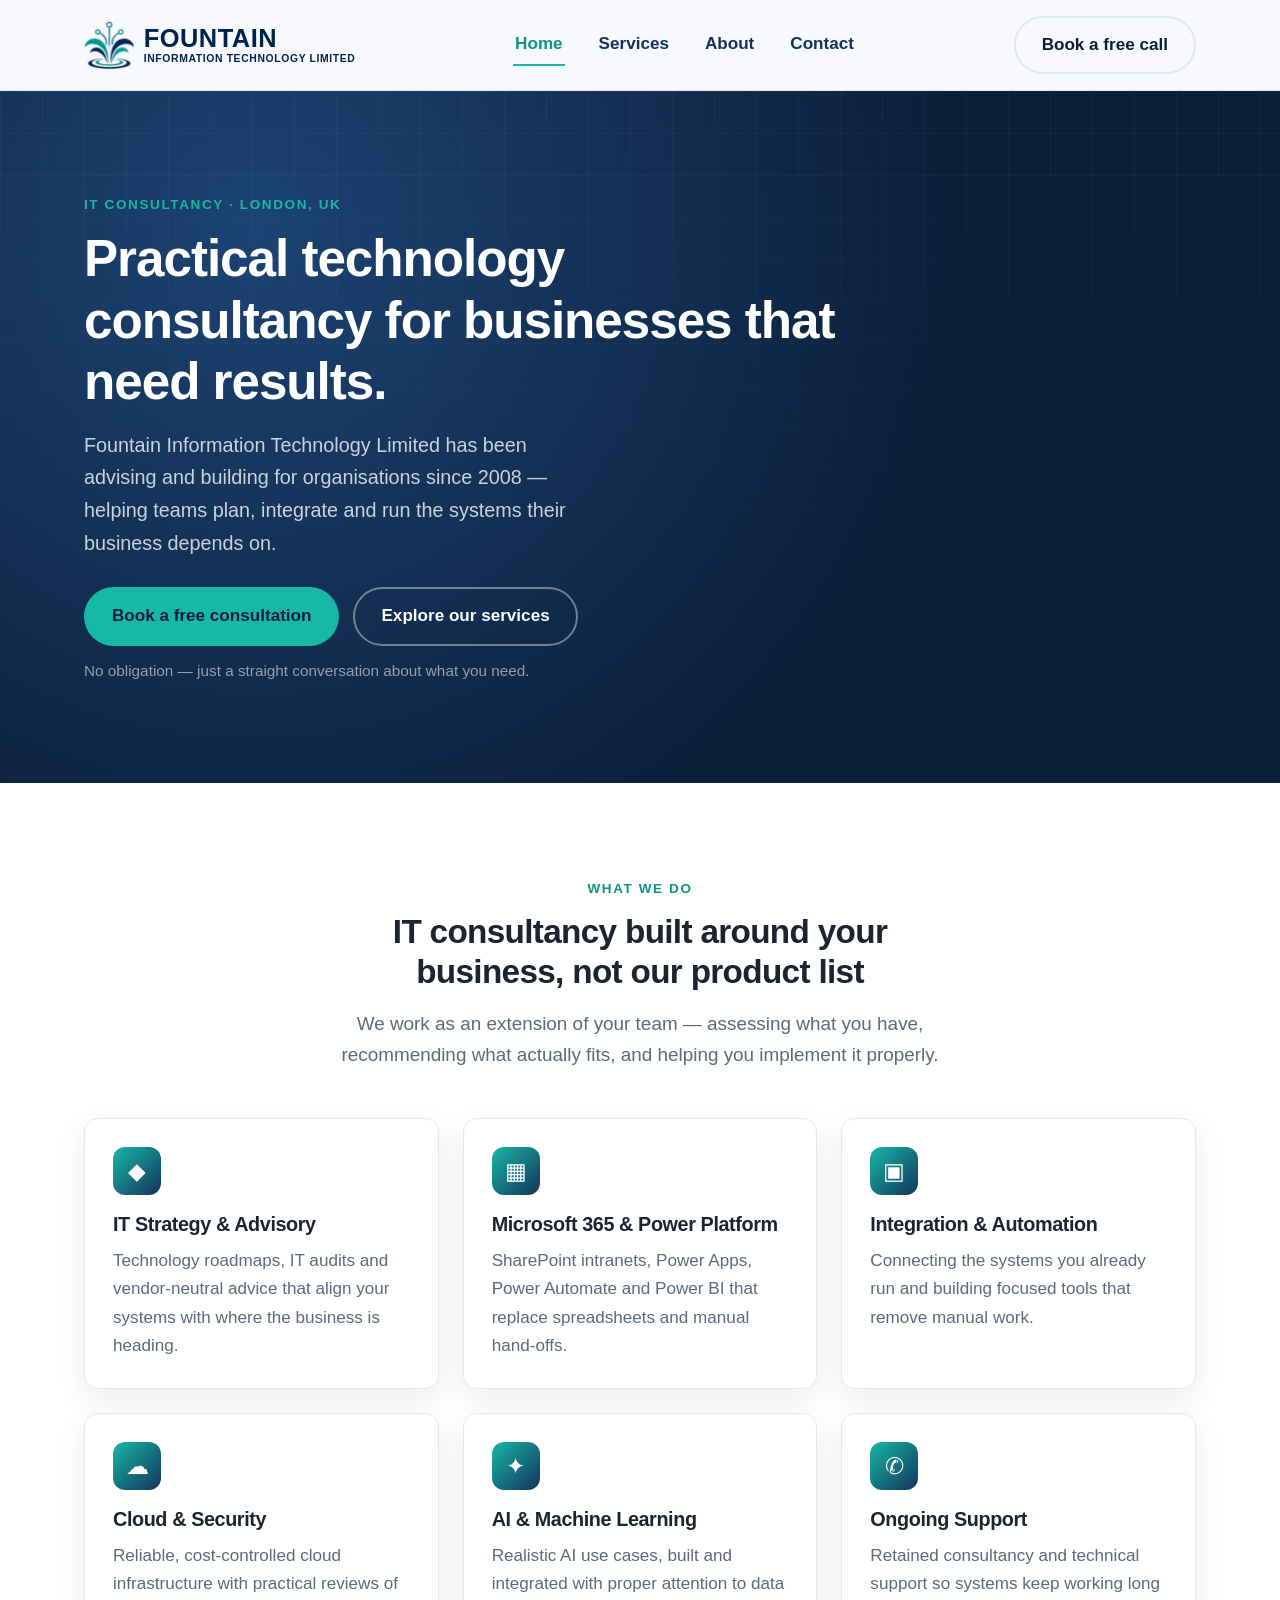
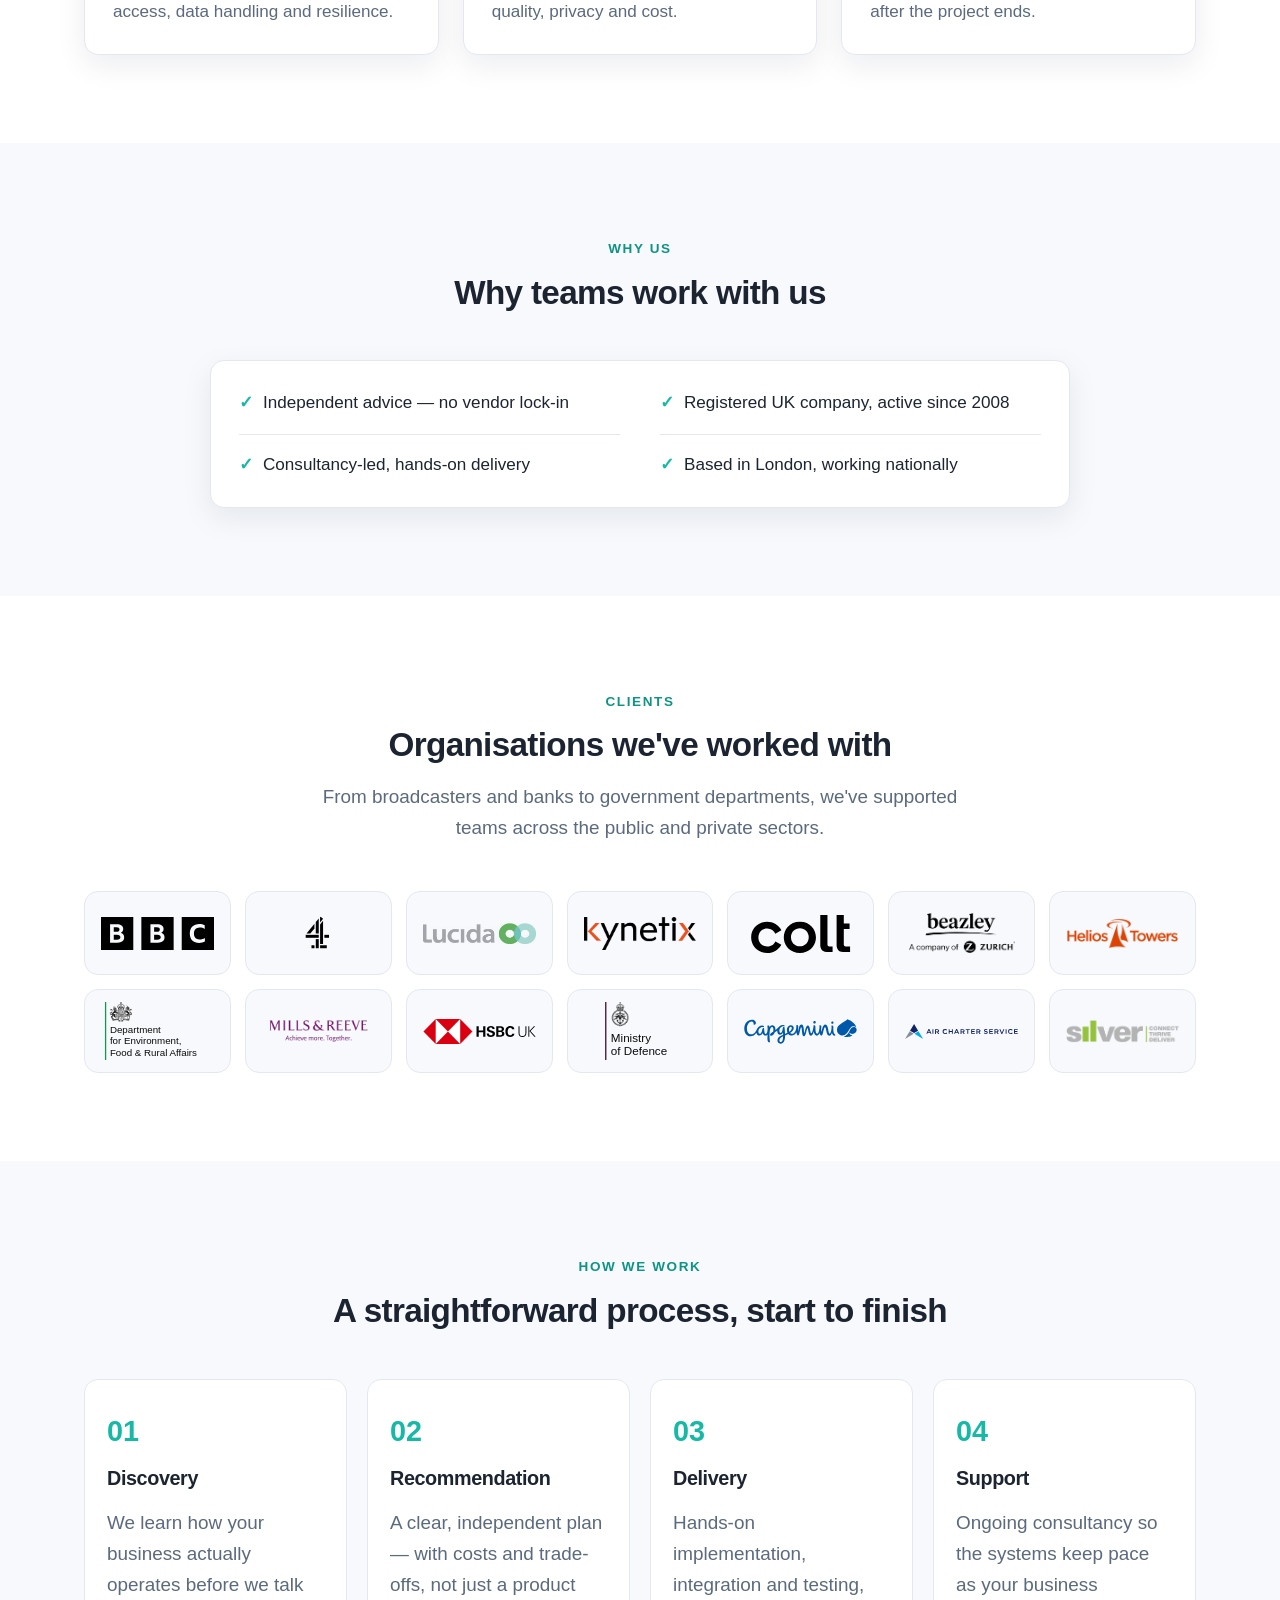
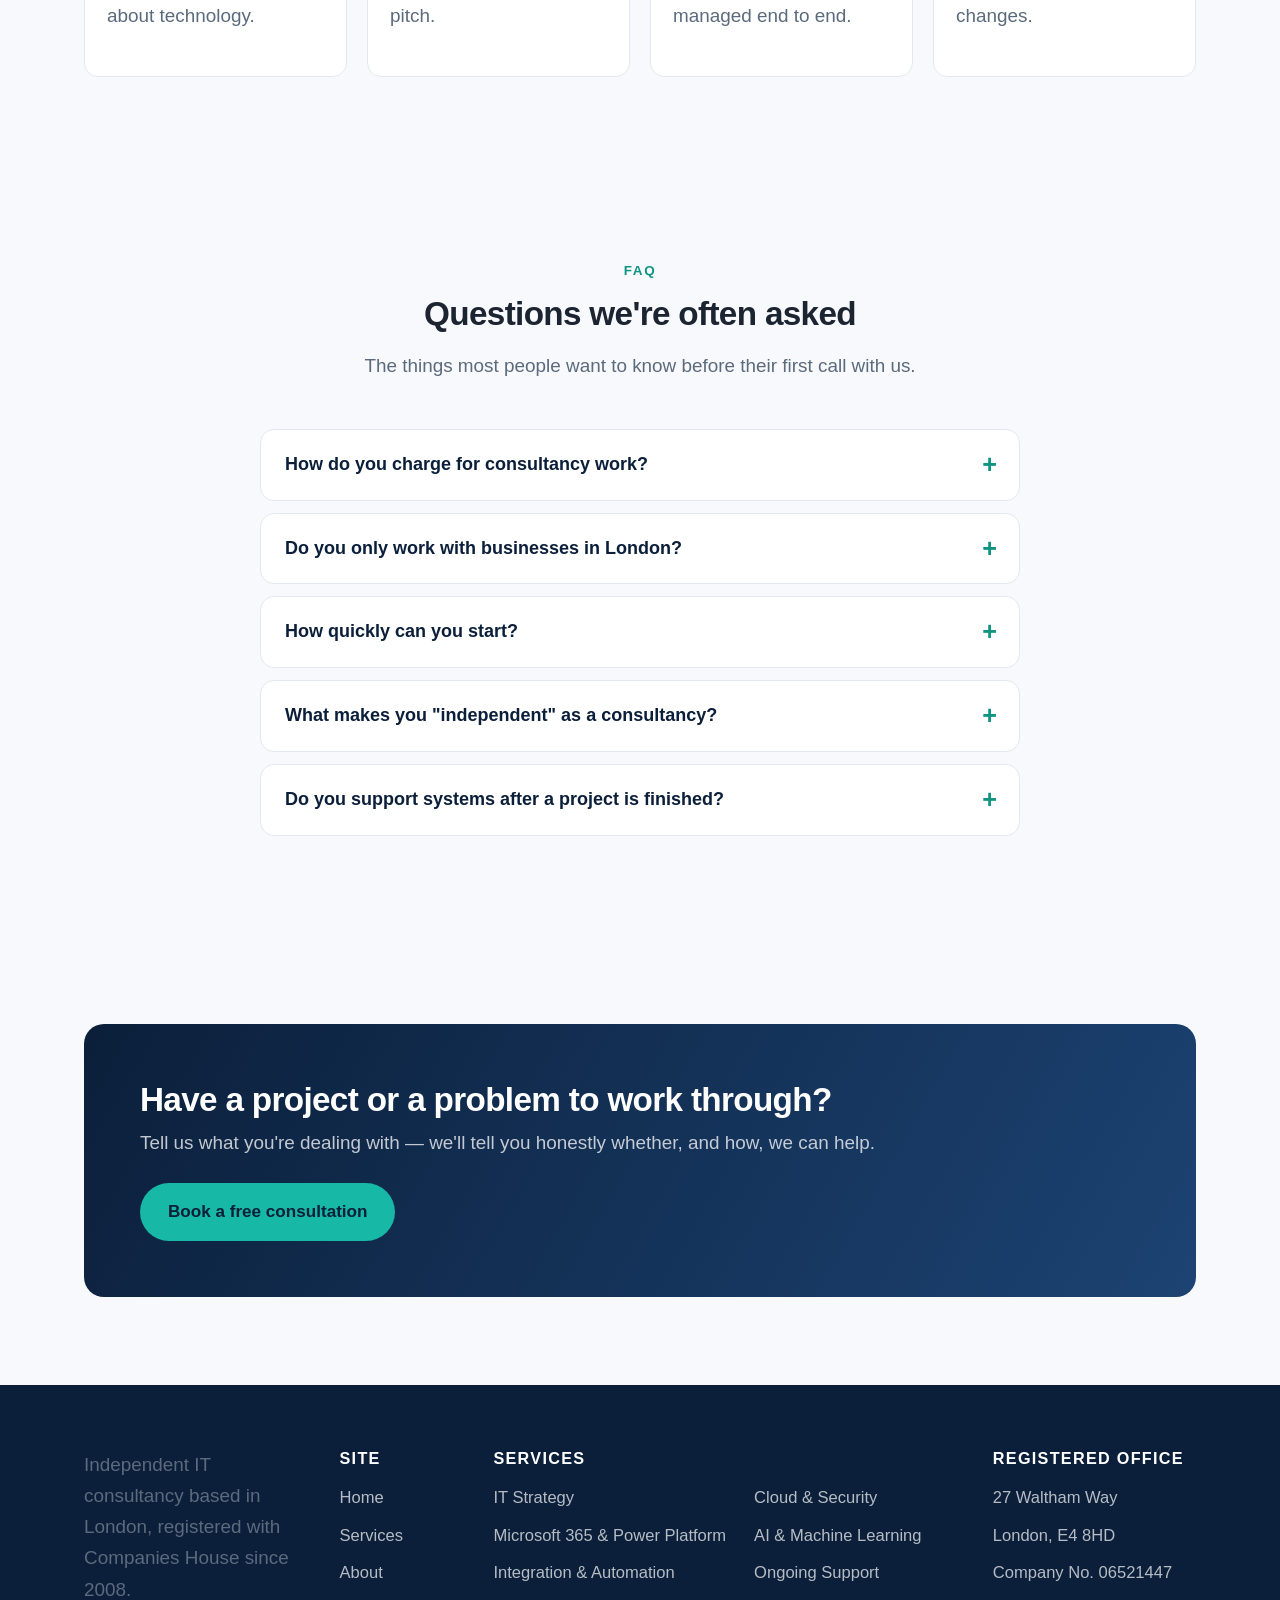
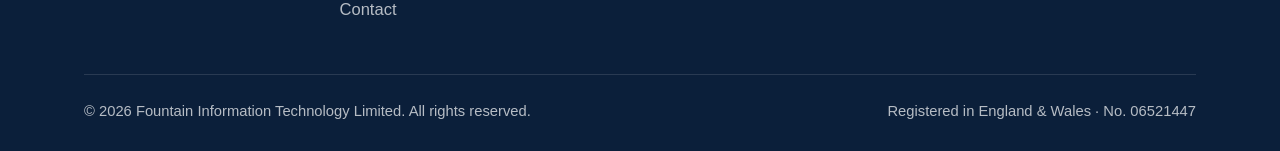
<file: website/index.html>
<!DOCTYPE html>
<html lang="en">
<head>
  <meta charset="UTF-8" />
  <meta name="viewport" content="width=device-width, initial-scale=1.0" />
  <title>Fountain Information Technology Limited | IT Consultancy, London</title>
  <meta name="description" content="Fountain Information Technology Limited — independent IT consultancy based in London, trading since 2008. Strategy, Microsoft 365 and Power Platform, integration, cloud and security, AI and support services." />
  <link rel="canonical" href="https://fountainltd.com/" />
  <meta name="theme-color" content="#0b1f3a" />
  <link rel="icon" type="image/svg+xml" href="assets/favicon.svg" />

  <meta property="og:type" content="website" />
  <meta property="og:site_name" content="Fountain Information Technology Limited" />
  <meta property="og:title" content="Fountain Information Technology Limited | IT Consultancy, London" />
  <meta property="og:description" content="Independent IT consultancy based in London, trading since 2008. Strategy, Microsoft 365 and Power Platform, integration, cloud and security, AI and support services." />
  <meta property="og:url" content="https://fountainltd.com/" />
  <meta name="twitter:card" content="summary" />
  <meta name="twitter:title" content="Fountain Information Technology Limited | IT Consultancy, London" />
  <meta name="twitter:description" content="Independent IT consultancy based in London, trading since 2008. Strategy, Microsoft 365 and Power Platform, integration, cloud and security, AI and support services." />

  <link rel="stylesheet" href="css/styles.css?v=20261117a" />

  <script type="application/ld+json">
  {
    "@context": "https://schema.org",
    "@type": "ProfessionalService",
    "name": "Fountain Information Technology Limited",
    "alternateName": "Fountain IT",
    "url": "https://fountainltd.com/",
    "logo": "https://fountainltd.com/assets/favicon.svg",
    "description": "Independent IT consultancy based in London, trading since 2008. Strategy, Microsoft 365 and Power Platform, integration, cloud and security, AI and support services.",
    "address": {
      "@type": "PostalAddress",
      "streetAddress": "27 Waltham Way",
      "addressLocality": "London",
      "postalCode": "E4 8HD",
      "addressCountry": "GB"
    },
    "areaServed": "GB",
    "email": "info@fountainltd.com"
  }
  </script>
</head>
<body>

  <header class="site-header">
    <nav class="nav container">
      <a href="index.html" class="brand" aria-label="Fountain Information Technology Limited, home"><img src="assets/logo-icon.png" alt="" class="brand-icon" width="101" height="102" /><span class="brand-text"><span class="brand-name">FOUNTAIN</span><span class="brand-sub">Information Technology Limited</span></span></a>
      <div class="nav-links">
        <a href="index.html" class="active">Home</a>
        <a href="services.html">Services</a>
        <a href="about.html">About</a>
        <a href="contact.html">Contact</a>
      </div>
      <div class="nav-cta">
        <a href="contact.html" class="btn btn-outline">Book a free call</a>
        <button class="nav-toggle" aria-label="Toggle menu">
          <span></span><span></span><span></span>
        </button>
      </div>
    </nav>
  </header>

  <section class="hero">
    <div class="container">
      <div class="hero-content">
        <span class="eyebrow">IT Consultancy · London, UK</span>
        <h1>Practical technology consultancy for businesses that need results.</h1>
        <p class="lead">Fountain Information Technology Limited has been advising and building for organisations since 2008 — helping teams plan, integrate and run the systems their business depends on.</p>
        <div class="hero-actions">
          <a href="contact.html" class="btn btn-primary">Book a free consultation</a>
          <a href="services.html" class="btn btn-ghost">Explore our services</a>
        </div>
        <p class="hero-microcopy">No obligation — just a straight conversation about what you need.</p>
      </div>
    </div>
  </section>

  <section class="bg-surface">
    <div class="container">
      <div class="section-head">
        <span class="eyebrow">What we do</span>
        <h2>IT consultancy built around your business, not our product list</h2>
        <p>We work as an extension of your team — assessing what you have, recommending what actually fits, and helping you implement it properly.</p>
      </div>
      <div class="grid grid-3">
        <div class="card">
          <div class="icon">◆</div>
          <h3>IT Strategy &amp; Advisory</h3>
          <p>Technology roadmaps, IT audits and vendor-neutral advice that align your systems with where the business is heading.</p>
        </div>
        <div class="card">
          <div class="icon">▦</div>
          <h3>Microsoft 365 &amp; Power Platform</h3>
          <p>SharePoint intranets, Power Apps, Power Automate and Power BI that replace spreadsheets and manual hand-offs.</p>
        </div>
        <div class="card">
          <div class="icon">▣</div>
          <h3>Integration &amp; Automation</h3>
          <p>Connecting the systems you already run and building focused tools that remove manual work.</p>
        </div>
        <div class="card">
          <div class="icon">☁</div>
          <h3>Cloud &amp; Security</h3>
          <p>Reliable, cost-controlled cloud infrastructure with practical reviews of access, data handling and resilience.</p>
        </div>
        <div class="card">
          <div class="icon">✦</div>
          <h3>AI &amp; Machine Learning</h3>
          <p>Realistic AI use cases, built and integrated with proper attention to data quality, privacy and cost.</p>
        </div>
        <div class="card">
          <div class="icon">✆</div>
          <h3>Ongoing Support</h3>
          <p>Retained consultancy and technical support so systems keep working long after the project ends.</p>
        </div>
      </div>
    </div>
  </section>

  <section>
    <div class="container">
      <div class="section-head">
        <span class="eyebrow">Why us</span>
        <h2>Why teams work with us</h2>
      </div>
      <ul class="why-panel">
        <li><span class="check">✓</span> Independent advice — no vendor lock-in</li>
        <li><span class="check">✓</span> Registered UK company, active since 2008</li>
        <li><span class="check">✓</span> Consultancy-led, hands-on delivery</li>
        <li><span class="check">✓</span> Based in London, working nationally</li>
      </ul>
    </div>
  </section>

  <section class="bg-surface">
    <div class="container">
      <div class="section-head">
        <span class="eyebrow">Clients</span>
        <h2>Organisations we've worked with</h2>
        <p>From broadcasters and banks to government departments, we've supported teams across the public and private sectors.</p>
      </div>
      <ul class="client-list">
        <li data-name="BBC" tabindex="0"><img src="assets/clients/bbc.svg" alt="BBC" loading="lazy" /></li>
        <li data-name="Channel 4" tabindex="0"><img src="assets/clients/channel4.svg" alt="Channel 4" loading="lazy" /></li>
        <li data-name="Lucida PLC" tabindex="0"><img src="assets/clients/lucida.jpg" alt="Lucida PLC" loading="lazy" class="logo-blend" /></li>
        <li data-name="Kynetix" tabindex="0"><img src="assets/clients/kynetix.png" alt="Kynetix" loading="lazy" /></li>
        <li data-name="Colt Technology" tabindex="0"><img src="assets/clients/colt.svg" alt="Colt Technology" loading="lazy" /></li>
        <li data-name="Beazley" tabindex="0"><img src="assets/clients/beazley.png" alt="Beazley" loading="lazy" class="logo-invert" /></li>
        <li data-name="Helios Towers" tabindex="0"><img src="assets/clients/helios-towers.png" alt="Helios Towers" loading="lazy" /></li>
        <li data-name="DEFRA" tabindex="0"><img src="assets/clients/defra.svg" alt="DEFRA" loading="lazy" class="logo-tall" /></li>
        <li data-name="Mills &amp; Reeve" tabindex="0"><img src="assets/clients/mills-and-reeve.png" alt="Mills &amp; Reeve" loading="lazy" /></li>
        <li data-name="HSBC" tabindex="0"><img src="assets/clients/hsbc.svg" alt="HSBC" loading="lazy" /></li>
        <li data-name="MOD" tabindex="0"><img src="assets/clients/mod.svg" alt="MOD" loading="lazy" class="logo-tall" /></li>
        <li data-name="Capgemini" tabindex="0"><img src="assets/clients/capgemini.svg" alt="Capgemini" loading="lazy" /></li>
        <li data-name="Air Charter Service" tabindex="0"><img src="assets/clients/air-charter-service.svg" alt="Air Charter Service" loading="lazy" /></li>
        <li data-name="Silver DCC" tabindex="0"><img src="assets/clients/silver-dcc.png" alt="Silver DCC" loading="lazy" /></li>
      </ul>
    </div>
  </section>

  <section>
    <div class="container">
      <div class="section-head">
        <span class="eyebrow">How we work</span>
        <h2>A straightforward process, start to finish</h2>
      </div>
      <div class="steps">
        <div class="step">
          <h4>Discovery</h4>
          <p>We learn how your business actually operates before we talk about technology.</p>
        </div>
        <div class="step">
          <h4>Recommendation</h4>
          <p>A clear, independent plan — with costs and trade-offs, not just a product pitch.</p>
        </div>
        <div class="step">
          <h4>Delivery</h4>
          <p>Hands-on implementation, integration and testing, managed end to end.</p>
        </div>
        <div class="step">
          <h4>Support</h4>
          <p>Ongoing consultancy so the systems keep pace as your business changes.</p>
        </div>
      </div>
    </div>
  </section>

  <section>
    <div class="container">
      <div class="section-head">
        <span class="eyebrow">FAQ</span>
        <h2>Questions we're often asked</h2>
        <p>The things most people want to know before their first call with us.</p>
      </div>
      <div class="faq-list">
        <details class="faq-item">
          <summary>How do you charge for consultancy work?</summary>
          <p>It depends on the engagement. Defined pieces of work — a migration, an integration, a build — are scoped and quoted up front. Ongoing advisory work is billed as a retained monthly arrangement. Either way, you'll know the cost and the terms before anything starts.</p>
        </details>
        <details class="faq-item">
          <summary>Do you only work with businesses in London?</summary>
          <p>We're based in London and a lot of our work is with organisations here, but we work with clients across the UK. Most engagements involve a mix of remote and on-site time, agreed up front based on what the project needs.</p>
        </details>
        <details class="faq-item">
          <summary>How quickly can you start?</summary>
          <p>For a short review or health check, often within a couple of weeks. Larger projects usually start with a scoping conversation so we can plan the right time and the right people — get in touch and we'll give you a realistic timeline.</p>
        </details>
        <details class="faq-item">
          <summary>What makes you "independent" as a consultancy?</summary>
          <p>We don't resell hardware, software licences or cloud capacity, so we have no commission riding on which platform or vendor you choose. Our recommendations are based on what fits your business, not what pays us the most.</p>
        </details>
        <details class="faq-item">
          <summary>Do you support systems after a project is finished?</summary>
          <p>Yes — many clients move from a project engagement into retained advisory or ad-hoc support once the initial work is delivered, so there's continuity as the business and its systems change.</p>
        </details>
      </div>
    </div>
  </section>

  <section>
    <div class="container">
      <div class="cta-band">
        <div>
          <h2>Have a project or a problem to work through?</h2>
          <p>Tell us what you're dealing with — we'll tell you honestly whether, and how, we can help.</p>
        </div>
        <a href="contact.html" class="btn btn-primary">Book a free consultation</a>
      </div>
    </div>
  </section>

  <footer class="site-footer">
    <div class="container">
      <div class="footer-grid">
        <div class="footer-brand">
          <p>Independent IT consultancy based in London, registered with Companies House since 2008.</p>
        </div>
        <div>
          <h4>Site</h4>
          <ul>
            <li><a href="index.html">Home</a></li>
            <li><a href="services.html">Services</a></li>
            <li><a href="about.html">About</a></li>
            <li><a href="contact.html">Contact</a></li>
          </ul>
        </div>
        <div>
          <h4>Services</h4>
          <ul class="footer-services">
            <li><a href="services.html#strategy">IT Strategy</a></li>
            <li><a href="services.html#microsoft-365">Microsoft 365 &amp; Power Platform</a></li>
            <li><a href="services.html#integration">Integration &amp; Automation</a></li>
            <li><a href="services.html#cloud-security">Cloud &amp; Security</a></li>
            <li><a href="services.html#ai">AI &amp; Machine Learning</a></li>
            <li><a href="services.html#support">Ongoing Support</a></li>
          </ul>
        </div>
        <div>
          <h4>Registered office</h4>
          <ul>
            <li>27 Waltham Way</li>
            <li>London, E4 8HD</li>
            <li>Company No. 06521447</li>
          </ul>
        </div>
      </div>
      <div class="footer-bottom">
        <span>© <span data-year>2026</span> Fountain Information Technology Limited. All rights reserved.</span>
        <span>Registered in England &amp; Wales · No. 06521447</span>
      </div>
    </div>
  </footer>

  <script src="js/main.js?v=20261117a"></script>
</body>
</html>
</file>
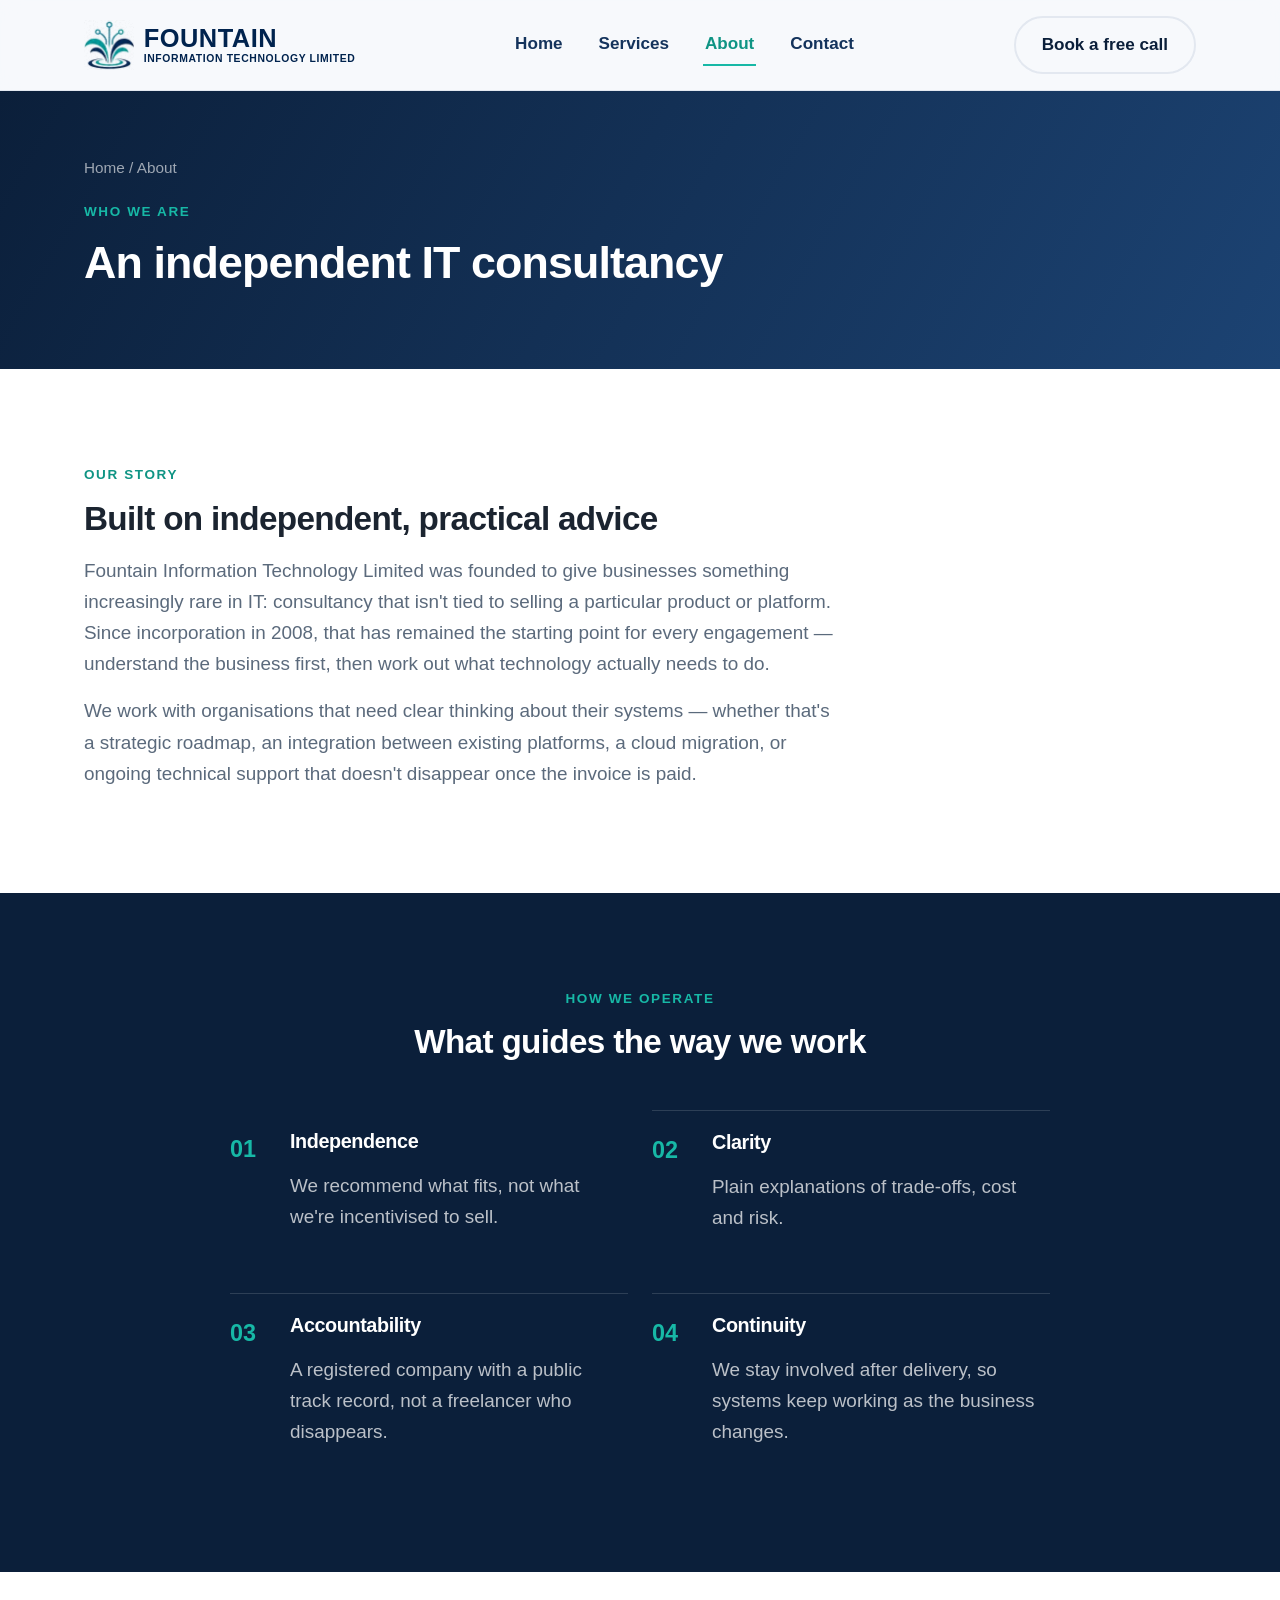
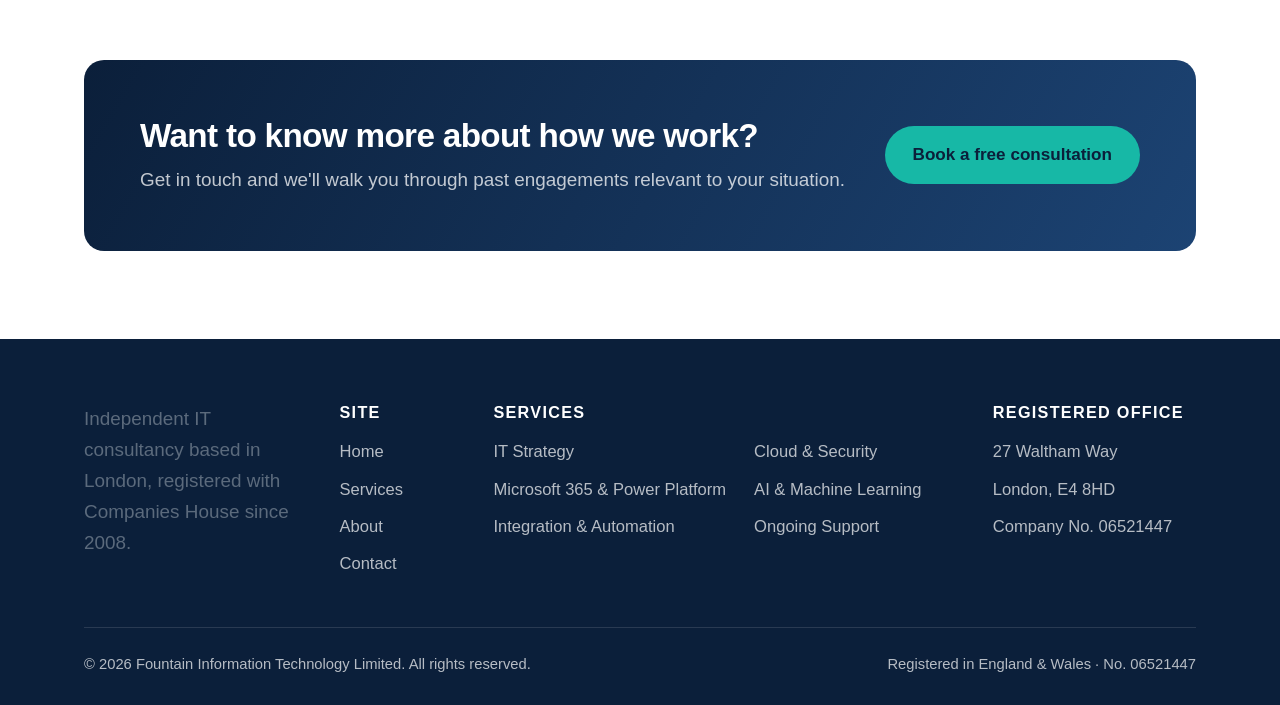
<file: website/about.html>
<!DOCTYPE html>
<html lang="en">
<head>
  <meta charset="UTF-8" />
  <meta name="viewport" content="width=device-width, initial-scale=1.0" />
  <title>About | Fountain Information Technology Limited</title>
  <meta name="description" content="About Fountain Information Technology Limited — an independent IT consultancy based in London, trading since 2008." />
  <link rel="canonical" href="https://fountainltd.com/about.html" />
  <meta name="theme-color" content="#0b1f3a" />
  <link rel="icon" type="image/svg+xml" href="assets/favicon.svg" />

  <meta property="og:type" content="website" />
  <meta property="og:site_name" content="Fountain Information Technology Limited" />
  <meta property="og:title" content="About | Fountain Information Technology Limited" />
  <meta property="og:description" content="About Fountain Information Technology Limited — an independent IT consultancy based in London, trading since 2008." />
  <meta property="og:url" content="https://fountainltd.com/about.html" />
  <meta name="twitter:card" content="summary" />
  <meta name="twitter:title" content="About | Fountain Information Technology Limited" />
  <meta name="twitter:description" content="About Fountain Information Technology Limited — an independent IT consultancy based in London, trading since 2008." />

  <link rel="stylesheet" href="css/styles.css?v=20261117a" />
</head>
<body>

  <header class="site-header">
    <nav class="nav container">
      <a href="index.html" class="brand" aria-label="Fountain Information Technology Limited, home"><img src="assets/logo-icon.png" alt="" class="brand-icon" width="101" height="102" /><span class="brand-text"><span class="brand-name">FOUNTAIN</span><span class="brand-sub">Information Technology Limited</span></span></a>
      <div class="nav-links">
        <a href="index.html">Home</a>
        <a href="services.html">Services</a>
        <a href="about.html" class="active">About</a>
        <a href="contact.html">Contact</a>
      </div>
      <div class="nav-cta">
        <a href="contact.html" class="btn btn-outline">Book a free call</a>
        <button class="nav-toggle" aria-label="Toggle menu">
          <span></span><span></span><span></span>
        </button>
      </div>
    </nav>
  </header>

  <section class="page-hero">
    <div class="container">
      <div class="breadcrumb"><a href="index.html">Home</a> / About</div>
      <span class="eyebrow" style="color:#17b8a6;">Who we are</span>
      <h1>An independent IT consultancy</h1>
    </div>
  </section>

  <section class="bg-surface">
    <div class="container">
      <div>
        <div style="max-width:760px;">
          <span class="eyebrow">Our story</span>
          <h2>Built on independent, practical advice</h2>
          <p>Fountain Information Technology Limited was founded to give businesses something increasingly rare in IT: consultancy that isn't tied to selling a particular product or platform. Since incorporation in 2008, that has remained the starting point for every engagement — understand the business first, then work out what technology actually needs to do.</p>
          <p>We work with organisations that need clear thinking about their systems — whether that's a strategic roadmap, an integration between existing platforms, a cloud migration, or ongoing technical support that doesn't disappear once the invoice is paid.</p>
        </div>
      </div>
    </div>
  </section>

  <section class="bg-navy">
    <div class="container">
      <div class="section-head">
        <span class="eyebrow" style="color:#17b8a6;">How we operate</span>
        <h2>What guides the way we work</h2>
      </div>
      <div class="grid grid-2" style="max-width:820px; margin:0 auto;">
        <div class="value-item" style="border-color:rgba(255,255,255,0.14);">
          <span class="value-num">01</span>
          <div>
            <h4 style="color:#fff;">Independence</h4>
            <p>We recommend what fits, not what we're incentivised to sell.</p>
          </div>
        </div>
        <div class="value-item" style="border-color:rgba(255,255,255,0.14);">
          <span class="value-num">02</span>
          <div>
            <h4 style="color:#fff;">Clarity</h4>
            <p>Plain explanations of trade-offs, cost and risk.</p>
          </div>
        </div>
        <div class="value-item" style="border-color:rgba(255,255,255,0.14);">
          <span class="value-num">03</span>
          <div>
            <h4 style="color:#fff;">Accountability</h4>
            <p>A registered company with a public track record, not a freelancer who disappears.</p>
          </div>
        </div>
        <div class="value-item" style="border-color:rgba(255,255,255,0.14);">
          <span class="value-num">04</span>
          <div>
            <h4 style="color:#fff;">Continuity</h4>
            <p>We stay involved after delivery, so systems keep working as the business changes.</p>
          </div>
        </div>
      </div>
    </div>
  </section>

  <section class="bg-surface">
    <div class="container">
      <div class="cta-band">
        <div>
          <h2>Want to know more about how we work?</h2>
          <p>Get in touch and we'll walk you through past engagements relevant to your situation.</p>
        </div>
        <a href="contact.html" class="btn btn-primary">Book a free consultation</a>
      </div>
    </div>
  </section>

  <footer class="site-footer">
    <div class="container">
      <div class="footer-grid">
        <div class="footer-brand">
          <p>Independent IT consultancy based in London, registered with Companies House since 2008.</p>
        </div>
        <div>
          <h4>Site</h4>
          <ul>
            <li><a href="index.html">Home</a></li>
            <li><a href="services.html">Services</a></li>
            <li><a href="about.html">About</a></li>
            <li><a href="contact.html">Contact</a></li>
          </ul>
        </div>
        <div>
          <h4>Services</h4>
          <ul class="footer-services">
            <li><a href="services.html#strategy">IT Strategy</a></li>
            <li><a href="services.html#microsoft-365">Microsoft 365 &amp; Power Platform</a></li>
            <li><a href="services.html#integration">Integration &amp; Automation</a></li>
            <li><a href="services.html#cloud-security">Cloud &amp; Security</a></li>
            <li><a href="services.html#ai">AI &amp; Machine Learning</a></li>
            <li><a href="services.html#support">Ongoing Support</a></li>
          </ul>
        </div>
        <div>
          <h4>Registered office</h4>
          <ul>
            <li>27 Waltham Way</li>
            <li>London, E4 8HD</li>
            <li>Company No. 06521447</li>
          </ul>
        </div>
      </div>
      <div class="footer-bottom">
        <span>© <span data-year>2026</span> Fountain Information Technology Limited. All rights reserved.</span>
        <span>Registered in England &amp; Wales · No. 06521447</span>
      </div>
    </div>
  </footer>

  <script src="js/main.js?v=20261117a"></script>
</body>
</html>
</file>
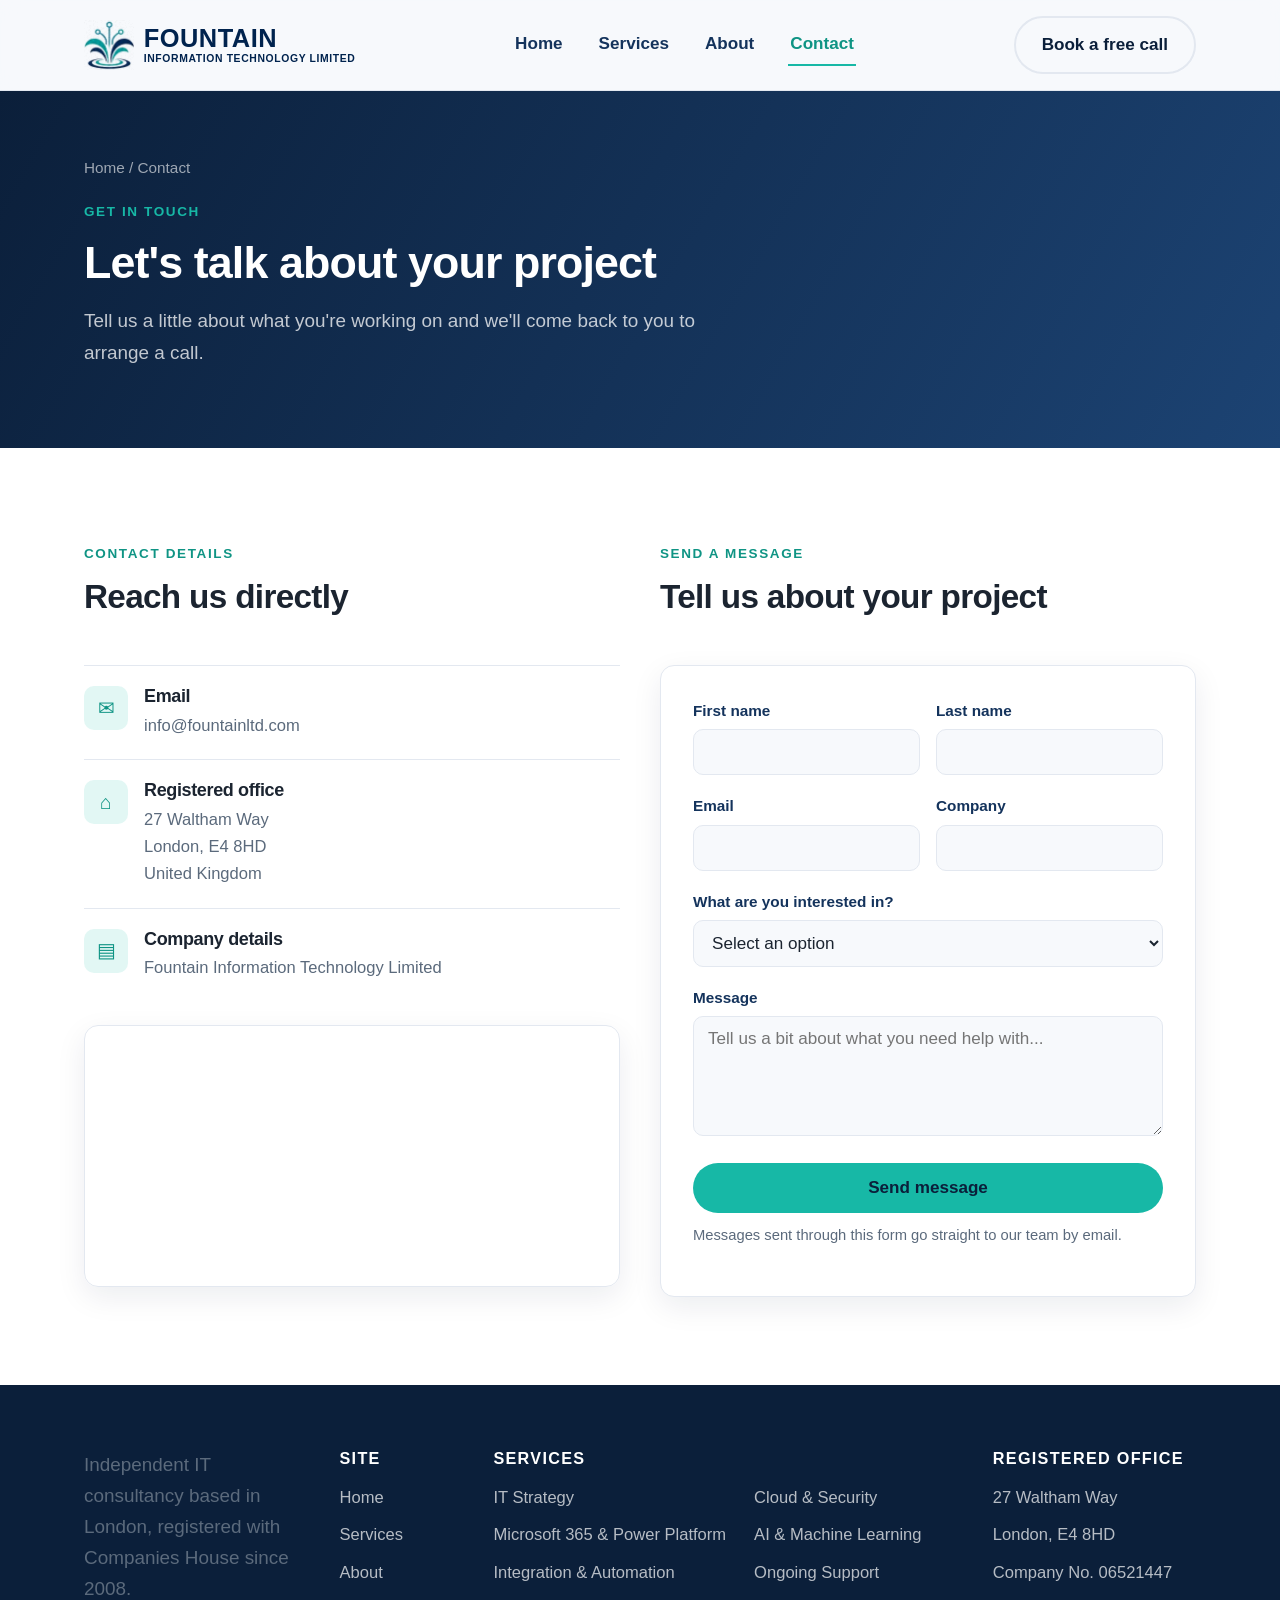
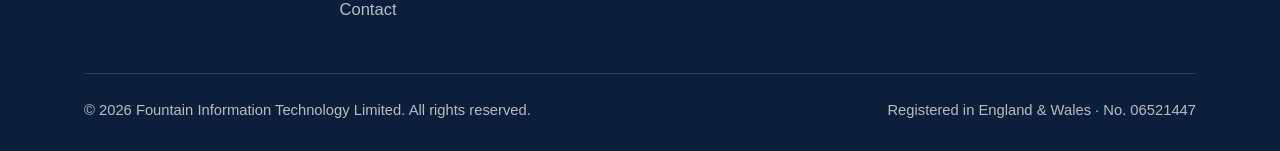
<file: website/contact.html>
<!DOCTYPE html>
<html lang="en">
<head>
  <meta charset="UTF-8" />
  <meta name="viewport" content="width=device-width, initial-scale=1.0" />
  <title>Contact | Fountain Information Technology Limited</title>
  <meta name="description" content="Contact Fountain Information Technology Limited, 27 Waltham Way, London, E4 8HD. Get in touch about IT consultancy, systems integration, cloud or support." />
  <link rel="canonical" href="https://fountainltd.com/contact.html" />
  <meta name="theme-color" content="#0b1f3a" />
  <link rel="icon" type="image/svg+xml" href="assets/favicon.svg" />

  <meta property="og:type" content="website" />
  <meta property="og:site_name" content="Fountain Information Technology Limited" />
  <meta property="og:title" content="Contact | Fountain Information Technology Limited" />
  <meta property="og:description" content="Contact Fountain Information Technology Limited, 27 Waltham Way, London, E4 8HD. Get in touch about IT consultancy, systems integration, cloud or support." />
  <meta property="og:url" content="https://fountainltd.com/contact.html" />
  <meta name="twitter:card" content="summary" />
  <meta name="twitter:title" content="Contact | Fountain Information Technology Limited" />
  <meta name="twitter:description" content="Contact Fountain Information Technology Limited, 27 Waltham Way, London, E4 8HD. Get in touch about IT consultancy, systems integration, cloud or support." />

  <link rel="stylesheet" href="css/styles.css?v=20261117a" />
</head>
<body>

  <header class="site-header">
    <nav class="nav container">
      <a href="index.html" class="brand" aria-label="Fountain Information Technology Limited, home"><img src="assets/logo-icon.png" alt="" class="brand-icon" width="101" height="102" /><span class="brand-text"><span class="brand-name">FOUNTAIN</span><span class="brand-sub">Information Technology Limited</span></span></a>
      <div class="nav-links">
        <a href="index.html">Home</a>
        <a href="services.html">Services</a>
        <a href="about.html">About</a>
        <a href="contact.html" class="active">Contact</a>
      </div>
      <div class="nav-cta">
        <a href="contact.html" class="btn btn-outline">Book a free call</a>
        <button class="nav-toggle" aria-label="Toggle menu">
          <span></span><span></span><span></span>
        </button>
      </div>
    </nav>
  </header>

  <section class="page-hero">
    <div class="container">
      <div class="breadcrumb"><a href="index.html">Home</a> / Contact</div>
      <span class="eyebrow" style="color:#17b8a6;">Get in touch</span>
      <h1>Let's talk about your project</h1>
      <p style="color:rgba(255,255,255,0.75); max-width:60ch;">Tell us a little about what you're working on and we'll come back to you to arrange a call.</p>
    </div>
  </section>

  <section class="bg-surface">
    <div class="container">
      <div class="contact-grid">

        <div>
          <div class="section-head left">
            <span class="eyebrow">Contact details</span>
            <h2>Reach us directly</h2>
          </div>

          <div class="contact-card">
            <div class="icon">✉</div>
            <div>
              <h4>Email</h4>
              <p><a href="mailto:info@fountainltd.com">info@fountainltd.com</a></p>
            </div>
          </div>
          <div class="contact-card">
            <div class="icon">⌂</div>
            <div>
              <h4>Registered office</h4>
              <p>27 Waltham Way<br />London, E4 8HD<br />United Kingdom</p>
            </div>
          </div>
          <div class="contact-card">
            <div class="icon">▤</div>
            <div>
              <h4>Company details</h4>
              <p>Fountain Information Technology Limited</p>
            </div>
          </div>

          <div class="map-embed">
            <iframe
              title="Map showing 27 Waltham Way, London, E4 8HD"
              src="https://www.openstreetmap.org/export/embed.html?bbox=-0.0170%2C51.6100%2C0.0130%2C51.6280&layer=mapnik&marker=51.6190%2C-0.0020"
              loading="lazy">
            </iframe>
          </div>
        </div>

        <div>
          <div class="section-head left">
            <span class="eyebrow">Send a message</span>
            <h2>Tell us about your project</h2>
          </div>

          <!-- Submits via Web3Forms (web3forms.com). The access key is public by design. -->
          <form class="contact-form" id="contact-form" novalidate>
            <input type="hidden" name="access_key" value="7131f9d3-2f70-4d7a-b7cd-d4b5f0bab13b" />
            <input type="hidden" name="subject" value="New enquiry from the Fountain IT website" />
            <input type="hidden" name="from_name" value="Fountain IT website" />
            <input type="checkbox" name="botcheck" style="display:none" tabindex="-1" autocomplete="off" />

            <div class="form-success">Thanks — your message has been sent. We'll be in touch shortly.</div>
            <div class="form-error">Something went wrong sending your message. Please try again, or email us directly.</div>

            <div class="form-row">
              <div class="field">
                <label for="first-name">First name</label>
                <input type="text" id="first-name" name="first-name" required />
              </div>
              <div class="field">
                <label for="last-name">Last name</label>
                <input type="text" id="last-name" name="last-name" required />
              </div>
            </div>

            <div class="form-row">
              <div class="field">
                <label for="email">Email</label>
                <input type="email" id="email" name="email" required />
              </div>
              <div class="field">
                <label for="company">Company</label>
                <input type="text" id="company" name="company" />
              </div>
            </div>

            <div class="field">
              <label for="interest">What are you interested in?</label>
              <select id="interest" name="interest">
                <option value="">Select an option</option>
                <option>IT Strategy &amp; Advisory</option>
                <option>Microsoft 365 &amp; Power Platform</option>
                <option>Integration &amp; Automation</option>
                <option>Cloud &amp; Security</option>
                <option>AI &amp; Machine Learning</option>
                <option>Ongoing Support</option>
                <option>Other</option>
              </select>
            </div>

            <div class="field">
              <label for="message">Message</label>
              <textarea id="message" name="message" required placeholder="Tell us a bit about what you need help with..."></textarea>
            </div>

            <button type="submit" class="btn btn-primary" style="width:100%; justify-content:center;">Send message</button>
            <p class="form-note">Messages sent through this form go straight to our team by email.</p>
          </form>
        </div>

      </div>
    </div>
  </section>

  <footer class="site-footer">
    <div class="container">
      <div class="footer-grid">
        <div class="footer-brand">
          <p>Independent IT consultancy based in London, registered with Companies House since 2008.</p>
        </div>
        <div>
          <h4>Site</h4>
          <ul>
            <li><a href="index.html">Home</a></li>
            <li><a href="services.html">Services</a></li>
            <li><a href="about.html">About</a></li>
            <li><a href="contact.html">Contact</a></li>
          </ul>
        </div>
        <div>
          <h4>Services</h4>
          <ul class="footer-services">
            <li><a href="services.html#strategy">IT Strategy</a></li>
            <li><a href="services.html#microsoft-365">Microsoft 365 &amp; Power Platform</a></li>
            <li><a href="services.html#integration">Integration &amp; Automation</a></li>
            <li><a href="services.html#cloud-security">Cloud &amp; Security</a></li>
            <li><a href="services.html#ai">AI &amp; Machine Learning</a></li>
            <li><a href="services.html#support">Ongoing Support</a></li>
          </ul>
        </div>
        <div>
          <h4>Registered office</h4>
          <ul>
            <li>27 Waltham Way</li>
            <li>London, E4 8HD</li>
            <li>Company No. 06521447</li>
          </ul>
        </div>
      </div>
      <div class="footer-bottom">
        <span>© <span data-year>2026</span> Fountain Information Technology Limited. All rights reserved.</span>
        <span>Registered in England &amp; Wales · No. 06521447</span>
      </div>
    </div>
  </footer>

  <script src="js/main.js?v=20261117a"></script>
</body>
</html>
</file>
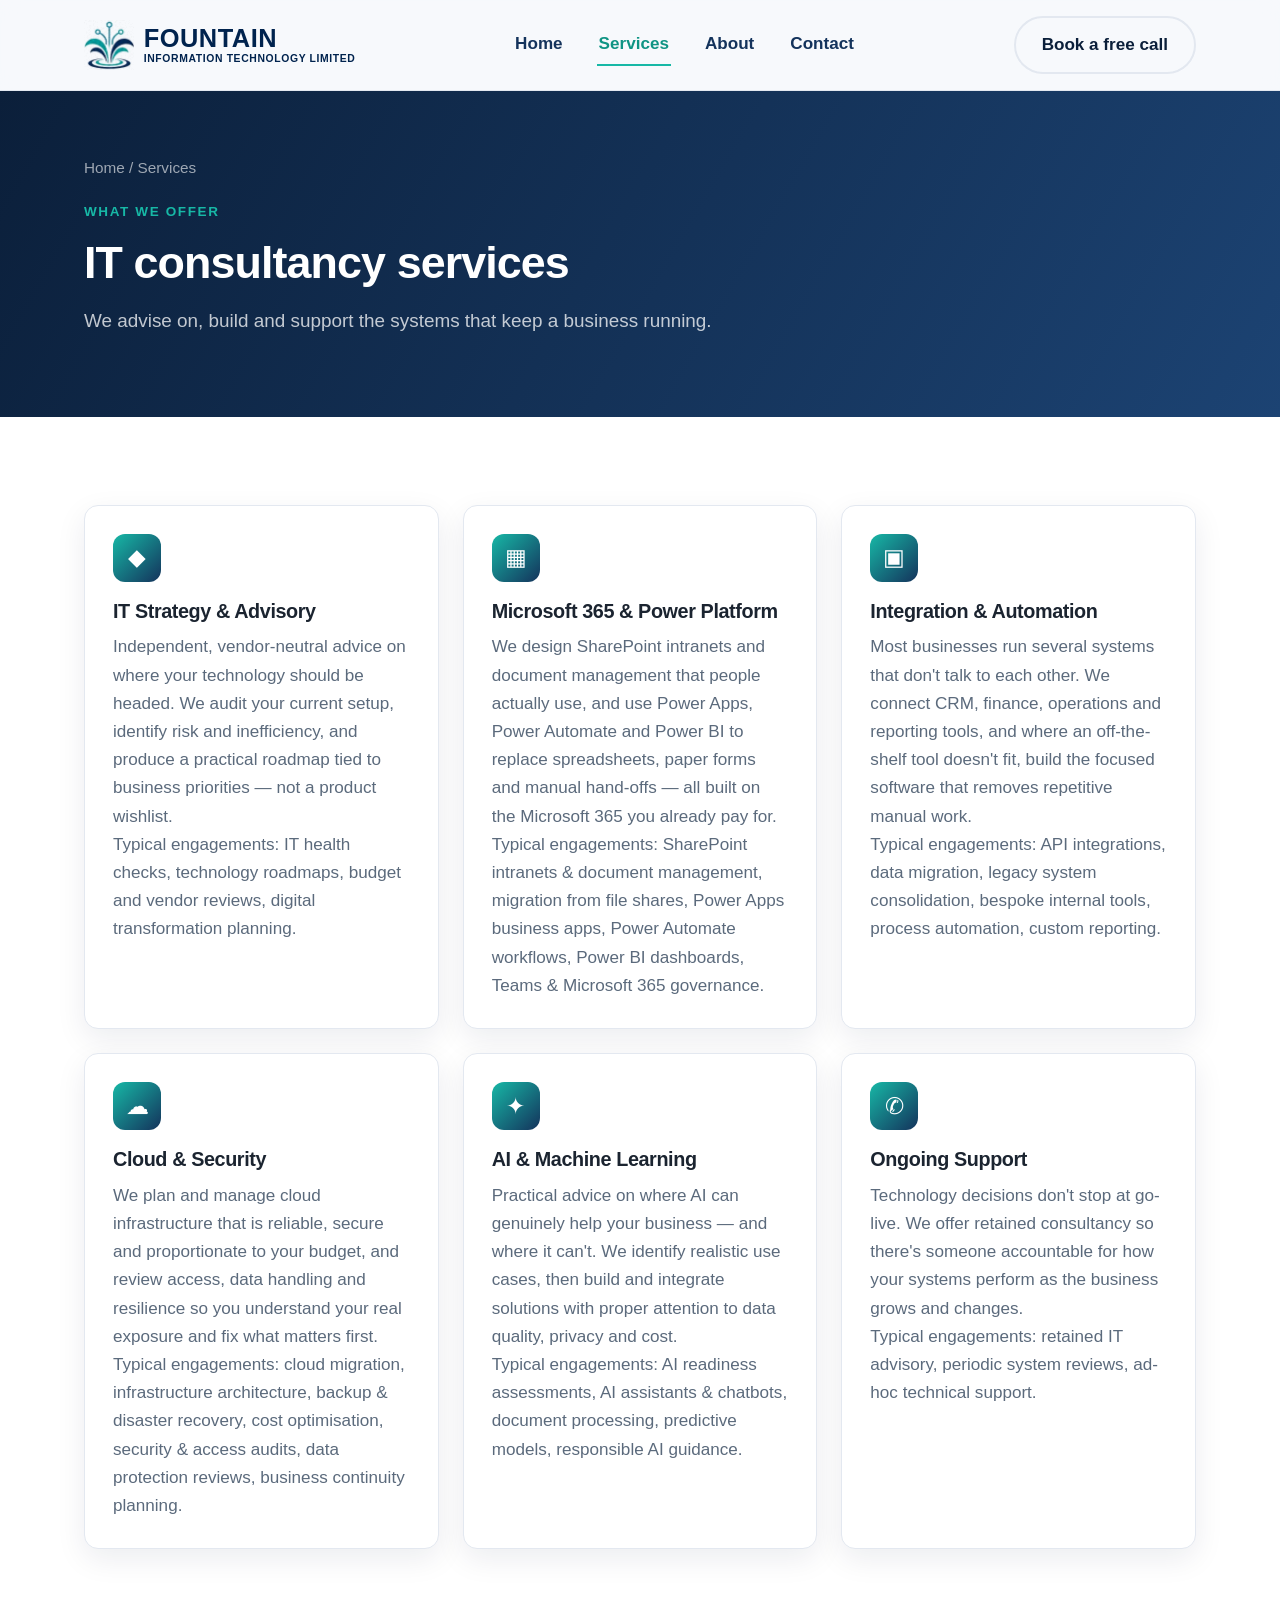
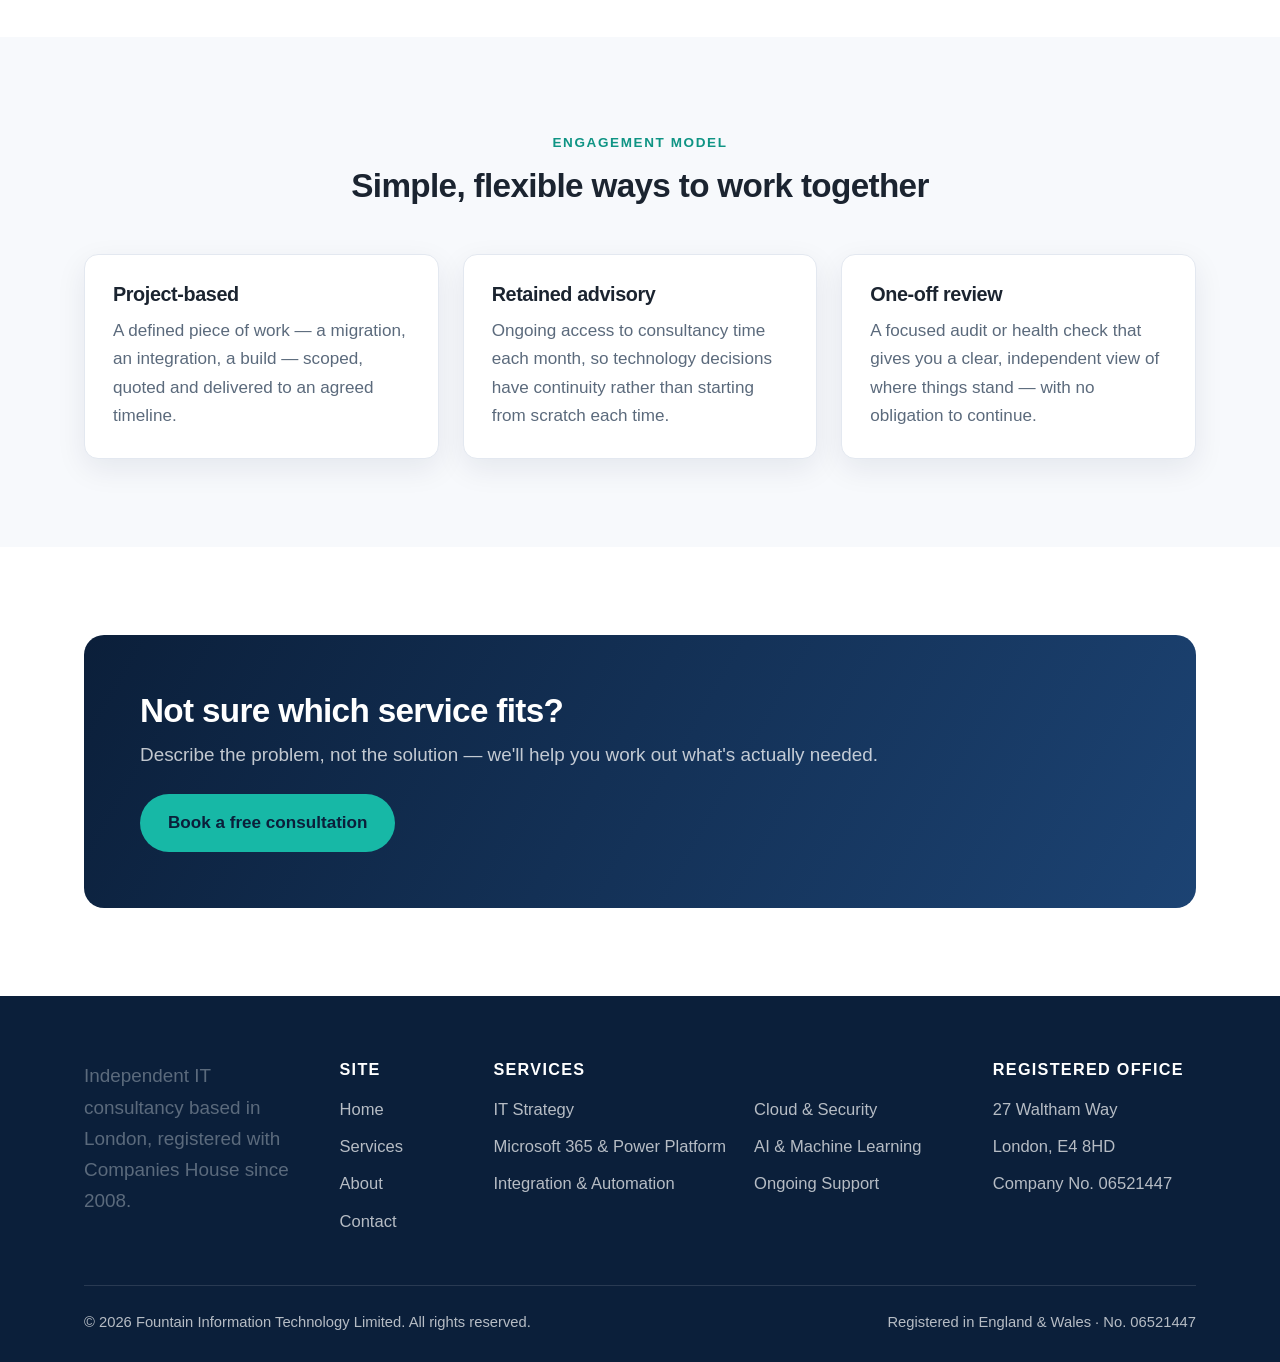
<file: website/services.html>
<!DOCTYPE html>
<html lang="en">
<head>
  <meta charset="UTF-8" />
  <meta name="viewport" content="width=device-width, initial-scale=1.0" />
  <title>Services | Fountain Information Technology Limited</title>
  <meta name="description" content="IT consultancy services from Fountain Information Technology Limited — strategy, Microsoft 365 &amp; Power Platform, integration &amp; automation, cloud &amp; security, AI &amp; machine learning and ongoing support." />
  <link rel="canonical" href="https://fountainltd.com/services.html" />
  <meta name="theme-color" content="#0b1f3a" />
  <link rel="icon" type="image/svg+xml" href="assets/favicon.svg" />

  <meta property="og:type" content="website" />
  <meta property="og:site_name" content="Fountain Information Technology Limited" />
  <meta property="og:title" content="Services | Fountain Information Technology Limited" />
  <meta property="og:description" content="IT consultancy services from Fountain Information Technology Limited — strategy, Microsoft 365 &amp; Power Platform, integration &amp; automation, cloud &amp; security, AI &amp; machine learning and ongoing support." />
  <meta property="og:url" content="https://fountainltd.com/services.html" />
  <meta name="twitter:card" content="summary" />
  <meta name="twitter:title" content="Services | Fountain Information Technology Limited" />
  <meta name="twitter:description" content="IT consultancy services from Fountain Information Technology Limited — strategy, Microsoft 365 &amp; Power Platform, integration &amp; automation, cloud &amp; security, AI &amp; machine learning and ongoing support." />

  <link rel="stylesheet" href="css/styles.css?v=20261117a" />
</head>
<body>

  <header class="site-header">
    <nav class="nav container">
      <a href="index.html" class="brand" aria-label="Fountain Information Technology Limited, home"><img src="assets/logo-icon.png" alt="" class="brand-icon" width="101" height="102" /><span class="brand-text"><span class="brand-name">FOUNTAIN</span><span class="brand-sub">Information Technology Limited</span></span></a>
      <div class="nav-links">
        <a href="index.html">Home</a>
        <a href="services.html" class="active">Services</a>
        <a href="about.html">About</a>
        <a href="contact.html">Contact</a>
      </div>
      <div class="nav-cta">
        <a href="contact.html" class="btn btn-outline">Book a free call</a>
        <button class="nav-toggle" aria-label="Toggle menu">
          <span></span><span></span><span></span>
        </button>
      </div>
    </nav>
  </header>

  <section class="page-hero">
    <div class="container">
      <div class="breadcrumb"><a href="index.html">Home</a> / Services</div>
      <span class="eyebrow" style="color:#17b8a6;">What we offer</span>
      <h1>IT consultancy services</h1>
      <p style="color:rgba(255,255,255,0.75); max-width:60ch;">We advise on, build and support the systems that keep a business running.</p>
    </div>
  </section>

  <section class="bg-surface">
    <div class="container">
      <div class="grid grid-3" style="gap:24px;">

        <div class="card" id="strategy">
          <div class="icon">◆</div>
          <h3>IT Strategy &amp; Advisory</h3>
          <p>Independent, vendor-neutral advice on where your technology should be headed. We audit your current setup, identify risk and inefficiency, and produce a practical roadmap tied to business priorities — not a product wishlist.</p>
          <p>Typical engagements: IT health checks, technology roadmaps, budget and vendor reviews, digital transformation planning.</p>
        </div>

        <div class="card" id="microsoft-365">
          <div class="icon">▦</div>
          <h3>Microsoft 365 &amp; Power Platform</h3>
          <p>We design SharePoint intranets and document management that people actually use, and use Power Apps, Power Automate and Power BI to replace spreadsheets, paper forms and manual hand-offs — all built on the Microsoft 365 you already pay for.</p>
          <p>Typical engagements: SharePoint intranets &amp; document management, migration from file shares, Power Apps business apps, Power Automate workflows, Power BI dashboards, Teams &amp; Microsoft 365 governance.</p>
        </div>

        <div class="card" id="integration">
          <div class="icon">▣</div>
          <h3>Integration &amp; Automation</h3>
          <p>Most businesses run several systems that don't talk to each other. We connect CRM, finance, operations and reporting tools, and where an off-the-shelf tool doesn't fit, build the focused software that removes repetitive manual work.</p>
          <p>Typical engagements: API integrations, data migration, legacy system consolidation, bespoke internal tools, process automation, custom reporting.</p>
        </div>

        <div class="card" id="cloud-security">
          <div class="icon">☁</div>
          <h3>Cloud &amp; Security</h3>
          <p>We plan and manage cloud infrastructure that is reliable, secure and proportionate to your budget, and review access, data handling and resilience so you understand your real exposure and fix what matters first.</p>
          <p>Typical engagements: cloud migration, infrastructure architecture, backup &amp; disaster recovery, cost optimisation, security &amp; access audits, data protection reviews, business continuity planning.</p>
        </div>

        <div class="card" id="ai">
          <div class="icon">✦</div>
          <h3>AI &amp; Machine Learning</h3>
          <p>Practical advice on where AI can genuinely help your business — and where it can't. We identify realistic use cases, then build and integrate solutions with proper attention to data quality, privacy and cost.</p>
          <p>Typical engagements: AI readiness assessments, AI assistants &amp; chatbots, document processing, predictive models, responsible AI guidance.</p>
        </div>

        <div class="card" id="support">
          <div class="icon">✆</div>
          <h3>Ongoing Support</h3>
          <p>Technology decisions don't stop at go-live. We offer retained consultancy so there's someone accountable for how your systems perform as the business grows and changes.</p>
          <p>Typical engagements: retained IT advisory, periodic system reviews, ad-hoc technical support.</p>
        </div>

      </div>
    </div>
  </section>

  <section>
    <div class="container">
      <div class="section-head">
        <span class="eyebrow">Engagement model</span>
        <h2>Simple, flexible ways to work together</h2>
      </div>
      <div class="grid grid-3">
        <div class="card">
          <h3>Project-based</h3>
          <p>A defined piece of work — a migration, an integration, a build — scoped, quoted and delivered to an agreed timeline.</p>
        </div>
        <div class="card">
          <h3>Retained advisory</h3>
          <p>Ongoing access to consultancy time each month, so technology decisions have continuity rather than starting from scratch each time.</p>
        </div>
        <div class="card">
          <h3>One-off review</h3>
          <p>A focused audit or health check that gives you a clear, independent view of where things stand — with no obligation to continue.</p>
        </div>
      </div>
    </div>
  </section>

  <section class="bg-surface">
    <div class="container">
      <div class="cta-band" style="background:linear-gradient(120deg,#0b1f3a,#1c4373);">
        <div>
          <h2>Not sure which service fits?</h2>
          <p>Describe the problem, not the solution — we'll help you work out what's actually needed.</p>
        </div>
        <a href="contact.html" class="btn btn-primary">Book a free consultation</a>
      </div>
    </div>
  </section>

  <footer class="site-footer">
    <div class="container">
      <div class="footer-grid">
        <div class="footer-brand">
          <p>Independent IT consultancy based in London, registered with Companies House since 2008.</p>
        </div>
        <div>
          <h4>Site</h4>
          <ul>
            <li><a href="index.html">Home</a></li>
            <li><a href="services.html">Services</a></li>
            <li><a href="about.html">About</a></li>
            <li><a href="contact.html">Contact</a></li>
          </ul>
        </div>
        <div>
          <h4>Services</h4>
          <ul class="footer-services">
            <li><a href="services.html#strategy">IT Strategy</a></li>
            <li><a href="services.html#microsoft-365">Microsoft 365 &amp; Power Platform</a></li>
            <li><a href="services.html#integration">Integration &amp; Automation</a></li>
            <li><a href="services.html#cloud-security">Cloud &amp; Security</a></li>
            <li><a href="services.html#ai">AI &amp; Machine Learning</a></li>
            <li><a href="services.html#support">Ongoing Support</a></li>
          </ul>
        </div>
        <div>
          <h4>Registered office</h4>
          <ul>
            <li>27 Waltham Way</li>
            <li>London, E4 8HD</li>
            <li>Company No. 06521447</li>
          </ul>
        </div>
      </div>
      <div class="footer-bottom">
        <span>© <span data-year>2026</span> Fountain Information Technology Limited. All rights reserved.</span>
        <span>Registered in England &amp; Wales · No. 06521447</span>
      </div>
    </div>
  </footer>

  <script src="js/main.js?v=20261117a"></script>
</body>
</html>
</file>
<file: website/css/styles.css>
/* ===========================================================
   Fountain Information Technology Limited — site stylesheet
   =========================================================== */

:root {
  --navy: #0b1f3a;
  --navy-light: #14335c;
  --navy-lighter: #1c4373;
  --teal: #17b8a6;
  --teal-dark: #0f9484;
  --bg: #f7f9fc;
  --surface: #ffffff;
  --text: #1b2430;
  --muted: #5b6a7c;
  --border: #e3e8f0;
  --shadow: 0 10px 30px rgba(11, 31, 58, 0.08);
  --radius: 14px;
  --max-width: 1160px;
  --font: -apple-system, BlinkMacSystemFont, "Segoe UI", Roboto, Helvetica, Arial, sans-serif;
}

* {
  box-sizing: border-box;
}

html {
  scroll-behavior: smooth;
}

html {
  font-size: 18px;
}

body {
  margin: 0;
  font-family: var(--font);
  color: var(--text);
  background: var(--bg);
  line-height: 1.65;
  font-size: 1.05rem;
  -webkit-font-smoothing: antialiased;
}

img {
  max-width: 100%;
  display: block;
}

a {
  color: inherit;
  text-decoration: none;
}

.container {
  max-width: var(--max-width);
  margin: 0 auto;
  padding: 0 24px;
}

h1, h2, h3, h4 {
  line-height: 1.2;
  margin: 0 0 16px;
  font-weight: 700;
  letter-spacing: -0.02em;
}

h2 {
  font-size: clamp(1.8rem, 2.6vw, 2.4rem);
}

h3 {
  font-size: 1.3rem;
}

h4 {
  font-size: 1.1rem;
}

p {
  margin: 0 0 16px;
  color: var(--muted);
  font-size: 1.05rem;
}

ul {
  margin: 0;
  padding: 0;
  list-style: none;
}

.eyebrow {
  display: inline-block;
  text-transform: uppercase;
  font-size: 0.75rem;
  font-weight: 700;
  letter-spacing: 0.12em;
  color: var(--teal-dark);
  margin-bottom: 12px;
}

/* ---------- Buttons ---------- */

.btn {
  display: inline-flex;
  align-items: center;
  gap: 8px;
  padding: 13px 26px;
  border-radius: 999px;
  font-weight: 600;
  font-size: 0.95rem;
  border: 2px solid transparent;
  cursor: pointer;
  transition: transform 0.15s ease, box-shadow 0.15s ease, background 0.15s ease, color 0.15s ease;
}

.btn-primary {
  background: var(--teal);
  color: var(--navy);
}

.btn-primary:hover {
  background: var(--teal-dark);
  transform: translateY(-2px);
  box-shadow: 0 8px 20px rgba(23, 184, 166, 0.35);
}

.btn-ghost {
  background: transparent;
  color: var(--surface);
  border-color: rgba(255, 255, 255, 0.4);
}

.btn-ghost:hover {
  border-color: var(--surface);
  transform: translateY(-2px);
}

.btn-outline {
  background: transparent;
  color: var(--navy);
  border-color: var(--border);
}

.btn-outline:hover {
  border-color: var(--navy);
  transform: translateY(-2px);
}

/* ---------- Header / Nav ---------- */

.site-header {
  position: sticky;
  top: 0;
  z-index: 100;
  background: rgba(247, 249, 252, 0.9);
  backdrop-filter: blur(10px);
  border-bottom: 1px solid var(--border);
}

.nav {
  display: flex;
  align-items: center;
  justify-content: space-between;
  padding-top: 16px;
  padding-bottom: 16px;
}

.brand {
  display: flex;
  align-items: center;
  gap: clamp(8px, 0.8vw, 12px);
  color: #00234e;
  line-height: 1;
}

/* Fountain icon from the company logo; the name beside it is real text so it
   stays sharp and readable at every screen size */
.brand-icon {
  display: block;
  height: clamp(30px, calc(2.2vw + 22px), 50px);
  width: auto;
  flex-shrink: 0;
}

.brand-text {
  display: flex;
  flex-direction: column;
  gap: 3px;
}

.brand-name {
  font-weight: 800;
  font-size: clamp(0.9rem, calc(1vw + 0.7rem), 1.45rem);
  letter-spacing: 0.02em;
}

.brand-sub {
  font-weight: 700;
  font-size: clamp(0.45rem, calc(0.25vw + 0.4rem), 0.62rem);
  letter-spacing: 0.06em;
  text-transform: uppercase;
  color: #00234e;
}

.nav-links {
  display: flex;
  align-items: center;
  gap: 32px;
}

.nav-links a {
  font-weight: 600;
  font-size: 0.95rem;
  color: var(--navy-light);
  padding: 6px 2px;
  border-bottom: 2px solid transparent;
  transition: border-color 0.15s ease, color 0.15s ease;
}

.nav-links a:hover,
.nav-links a.active {
  color: var(--teal-dark);
  border-color: var(--teal);
}

.nav-cta {
  display: flex;
  align-items: center;
  gap: 20px;
}

.nav-toggle {
  display: none;
  flex-direction: column;
  gap: 5px;
  background: none;
  border: none;
  cursor: pointer;
  padding: 6px;
}

.nav-toggle span {
  width: 24px;
  height: 2px;
  background: var(--navy);
  border-radius: 2px;
}

/* ---------- Hero ---------- */

.hero {
  background: radial-gradient(circle at 20% 20%, var(--navy-lighter), var(--navy) 60%);
  color: #fff;
  padding: 96px 0 100px;
  position: relative;
  overflow: hidden;
}

.hero::after {
  content: "";
  position: absolute;
  inset: 0;
  background-image:
    linear-gradient(rgba(255, 255, 255, 0.06) 1px, transparent 1px),
    linear-gradient(90deg, rgba(255, 255, 255, 0.06) 1px, transparent 1px);
  background-size: 42px 42px;
  mask-image: linear-gradient(to bottom, rgba(0,0,0,0.6), transparent 75%);
  pointer-events: none;
}

.hero .container {
  position: relative;
}

.hero-grid {
  display: grid;
  grid-template-columns: 1.1fr 0.9fr;
  gap: 48px;
  align-items: center;
}

.hero h1 {
  font-size: clamp(2.1rem, 4vw, 3.1rem);
  color: #fff;
}

.hero .eyebrow {
  color: var(--teal);
}

.hero p.lead {
  color: rgba(255, 255, 255, 0.78);
  font-size: 1.1rem;
  max-width: 46ch;
}

.hero-actions {
  display: flex;
  gap: 14px;
  margin-top: 28px;
  flex-wrap: wrap;
}

.hero-microcopy {
  margin: 12px 0 0;
  font-size: 0.85rem;
  color: rgba(255, 255, 255, 0.55);
}

.hero-content {
  max-width: 760px;
}

.why-panel {
  list-style: none;
  max-width: 860px;
  margin: 0 auto;
  padding: 12px 28px;
  display: grid;
  grid-template-columns: repeat(2, 1fr);
  column-gap: 40px;
  background: var(--surface);
  border: 1px solid var(--border);
  border-radius: var(--radius);
  box-shadow: var(--shadow);
}

.why-panel li {
  display: flex;
  gap: 10px;
  padding: 16px 0;
  border-top: 1px solid var(--border);
  font-size: 0.95rem;
}

.client-list {
  list-style: none;
  margin: 0 auto;
  padding: 0;
  display: flex;
  flex-wrap: wrap;
  justify-content: center;
  gap: 14px;
}

.client-list li {
  flex: 0 0 calc((100% - 6 * 14px) / 7);
  display: flex;
  align-items: center;
  justify-content: center;
  min-height: 84px;
  padding: 12px 16px;
  text-align: center;
  font-weight: 700;
  font-size: 0.95rem;
  color: var(--navy-light);
  background: var(--bg);
  border: 1px solid var(--border);
  border-radius: var(--radius);
}

.client-list img {
  display: block;
  max-width: 100%;
  max-height: 40px;
  object-fit: contain;
}

/* Company name label shown above a logo tile on hover, keyboard focus or tap */
.client-list li[data-name] {
  position: relative;
  cursor: default;
  outline: none;
  transition: border-color 0.15s ease, box-shadow 0.15s ease;
}

.client-list li[data-name]::before,
.client-list li[data-name]::after {
  position: absolute;
  left: 50%;
  opacity: 0;
  pointer-events: none;
  transition: opacity 0.15s ease, transform 0.15s ease;
  z-index: 5;
}

.client-list li[data-name]::after {
  content: attr(data-name);
  bottom: calc(100% + 10px);
  transform: translate(-50%, 4px);
  padding: 6px 12px;
  background: var(--navy);
  color: #fff;
  font-size: 0.8rem;
  font-weight: 600;
  white-space: nowrap;
  border-radius: 8px;
  box-shadow: var(--shadow);
}

.client-list li[data-name]::before {
  content: "";
  bottom: calc(100% + 4px);
  transform: translate(-50%, 4px);
  border: 6px solid transparent;
  border-bottom: 0;
  border-top-color: var(--navy);
}

.client-list li[data-name]:hover,
.client-list li[data-name]:focus {
  border-color: var(--teal);
  box-shadow: var(--shadow);
}

.client-list li[data-name]:hover::before,
.client-list li[data-name]:hover::after,
.client-list li[data-name]:focus::before,
.client-list li[data-name]:focus::after {
  opacity: 1;
  transform: translate(-50%, 0);
}

/* Stacked crest-and-name logos (DEFRA, MOD) need extra height to stay legible */
.client-list img.logo-tall {
  max-height: 58px;
}

/* Logos on a solid white background blend into the tile */
.client-list img.logo-blend {
  mix-blend-mode: multiply;
}

/* White-only logos shown dark on the light tiles */
.client-list img.logo-invert {
  filter: invert(1);
}

.why-panel li:nth-child(-n + 2) {
  border-top: none;
}

.check {
  color: var(--teal);
  font-weight: 800;
}

/* ---------- Sections ---------- */

section {
  padding: 88px 0;
}

.section-head {
  max-width: 640px;
  margin: 0 auto 48px;
  text-align: center;
}

.section-head.left {
  margin: 0 0 48px;
  text-align: left;
}

.bg-surface {
  background: var(--surface);
}

.bg-navy {
  background: var(--navy);
  color: #fff;
}

.bg-navy p {
  color: rgba(255, 255, 255, 0.72);
}

.bg-navy h2 {
  color: #fff;
}

/* ---------- Cards / Grids ---------- */

.grid {
  display: grid;
  gap: 24px;
}

.grid-3 {
  grid-template-columns: repeat(3, 1fr);
}

.grid-2 {
  grid-template-columns: repeat(2, 1fr);
}

.grid-4 {
  grid-template-columns: repeat(4, 1fr);
}

.card {
  background: var(--surface);
  border: 1px solid var(--border);
  border-radius: var(--radius);
  padding: 28px;
  box-shadow: var(--shadow);
  transition: transform 0.15s ease, box-shadow 0.15s ease;
}

.card:hover {
  transform: translateY(-4px);
  box-shadow: 0 16px 36px rgba(11, 31, 58, 0.12);
}

.card .icon {
  width: 48px;
  height: 48px;
  border-radius: 12px;
  background: linear-gradient(135deg, var(--teal), var(--navy-light));
  color: #fff;
  display: flex;
  align-items: center;
  justify-content: center;
  font-size: 1.3rem;
  margin-bottom: 18px;
}

.card h3 {
  font-size: 1.1rem;
  margin-bottom: 10px;
}

.card p {
  margin-bottom: 0;
  font-size: 0.95rem;
}

/* ---------- Process / steps ---------- */

.steps {
  display: grid;
  grid-template-columns: repeat(4, 1fr);
  gap: 20px;
  counter-reset: step;
}

.step {
  position: relative;
  padding: 28px 22px;
  background: var(--surface);
  border-radius: var(--radius);
  border: 1px solid var(--border);
}

.step::before {
  counter-increment: step;
  content: counter(step, decimal-leading-zero);
  font-weight: 800;
  font-size: 1.6rem;
  color: var(--teal);
  display: block;
  margin-bottom: 12px;
}

/* ---------- Values ---------- */

.value-item {
  display: flex;
  gap: 16px;
  padding: 20px 0;
  border-top: 1px solid var(--border);
}

.value-item:first-child {
  border-top: none;
}

.value-num {
  font-weight: 800;
  font-size: 1.3rem;
  color: var(--teal);
  flex-shrink: 0;
  width: 44px;
}

/* ---------- Contact ---------- */

.contact-grid {
  display: grid;
  grid-template-columns: 1fr 1fr;
  gap: 40px;
  align-items: start;
}

.contact-card {
  display: flex;
  gap: 16px;
  padding: 20px 0;
  border-top: 1px solid var(--border);
}

.contact-card:first-child {
  border-top: none;
}

.contact-card .icon {
  width: 44px;
  height: 44px;
  border-radius: 10px;
  background: rgba(23, 184, 166, 0.12);
  color: var(--teal-dark);
  display: flex;
  align-items: center;
  justify-content: center;
  flex-shrink: 0;
  font-size: 1.1rem;
}

.contact-card h4 {
  margin: 0 0 4px;
  font-size: 1rem;
}

.contact-card p {
  margin: 0;
  font-size: 0.92rem;
}

form.contact-form {
  background: var(--surface);
  border: 1px solid var(--border);
  border-radius: var(--radius);
  box-shadow: var(--shadow);
  padding: 32px;
}

.form-row {
  display: grid;
  grid-template-columns: 1fr 1fr;
  gap: 16px;
}

.field {
  margin-bottom: 18px;
}

.field label {
  display: block;
  font-size: 0.85rem;
  font-weight: 700;
  margin-bottom: 6px;
  color: var(--navy-light);
}

.field input,
.field textarea,
.field select {
  width: 100%;
  padding: 12px 14px;
  border-radius: 10px;
  border: 1px solid var(--border);
  font-family: var(--font);
  font-size: 0.95rem;
  background: var(--bg);
  color: var(--text);
  transition: border-color 0.15s ease, box-shadow 0.15s ease;
}

.field input:focus,
.field textarea:focus,
.field select:focus {
  outline: none;
  border-color: var(--teal);
  box-shadow: 0 0 0 3px rgba(23, 184, 166, 0.18);
}

.field textarea {
  resize: vertical;
  min-height: 120px;
}

.form-note {
  font-size: 0.82rem;
  color: var(--muted);
  margin-top: 10px;
}

.form-success {
  display: none;
  background: rgba(23, 184, 166, 0.12);
  border: 1px solid rgba(23, 184, 166, 0.4);
  color: var(--teal-dark);
  padding: 14px 18px;
  border-radius: 10px;
  font-weight: 600;
  font-size: 0.92rem;
  margin-bottom: 18px;
}

.form-success.show {
  display: block;
}

.form-error {
  display: none;
  background: rgba(217, 78, 78, 0.1);
  border: 1px solid rgba(217, 78, 78, 0.4);
  color: #b83a3a;
  padding: 14px 18px;
  border-radius: 10px;
  font-weight: 600;
  font-size: 0.92rem;
  margin-bottom: 18px;
}

.form-error.show {
  display: block;
}

.map-embed {
  border-radius: var(--radius);
  overflow: hidden;
  border: 1px solid var(--border);
  box-shadow: var(--shadow);
  margin-top: 24px;
}

.map-embed iframe {
  width: 100%;
  height: 260px;
  border: 0;
  display: block;
}

/* ---------- CTA band ---------- */

.cta-band {
  background: linear-gradient(120deg, var(--navy) 0%, var(--navy-lighter) 100%);
  color: #fff;
  border-radius: 20px;
  padding: 56px;
  display: flex;
  align-items: center;
  justify-content: space-between;
  gap: 24px;
  flex-wrap: wrap;
}

.cta-band h2 {
  color: #fff;
  margin-bottom: 8px;
}

.cta-band p {
  color: rgba(255, 255, 255, 0.75);
  margin-bottom: 0;
}

/* ---------- Footer ---------- */

.site-footer {
  background: var(--navy);
  color: rgba(255, 255, 255, 0.7);
  padding: 64px 0 28px;
}

.footer-grid {
  display: grid;
  grid-template-columns: 1.1fr 0.6fr 2.3fr 1fr;
  gap: 32px;
  padding-bottom: 40px;
  border-bottom: 1px solid rgba(255, 255, 255, 0.12);
}

.footer-grid h4 {
  color: #fff;
  font-size: 0.9rem;
  text-transform: uppercase;
  letter-spacing: 0.08em;
  margin-bottom: 16px;
}

.footer-grid ul li {
  margin-bottom: 10px;
  font-size: 0.92rem;
}

.footer-grid ul li a:hover {
  color: var(--teal);
}

.footer-services {
  display: grid;
  grid-template-rows: repeat(3, auto);
  grid-auto-flow: column;
  grid-auto-columns: max-content;
  column-gap: 28px;
  white-space: nowrap;
}

/* Keep service cards clear of the sticky header when linked to */
.card[id] {
  scroll-margin-top: 112px;
}

.footer-bottom {
  display: flex;
  justify-content: space-between;
  align-items: center;
  padding-top: 24px;
  font-size: 0.82rem;
  flex-wrap: wrap;
  gap: 10px;
}

/* ---------- Page hero (inner pages) ---------- */

.page-hero {
  background: linear-gradient(120deg, var(--navy), var(--navy-lighter));
  color: #fff;
  padding: 64px 0;
}

.page-hero h1 {
  color: #fff;
  font-size: clamp(1.8rem, 3.5vw, 2.6rem);
}

.breadcrumb {
  font-size: 0.85rem;
  color: rgba(255, 255, 255, 0.6);
  margin-bottom: 14px;
}

.breadcrumb a:hover {
  color: var(--teal);
}

/* ---------- FAQ accordion ---------- */

.faq-list {
  max-width: 760px;
  margin: 0 auto;
}

.faq-item {
  background: var(--surface);
  border: 1px solid var(--border);
  border-radius: var(--radius);
  margin-bottom: 12px;
  overflow: hidden;
}

.faq-item summary {
  list-style: none;
  cursor: pointer;
  padding: 20px 52px 20px 24px;
  font-weight: 700;
  font-size: 1rem;
  color: var(--navy);
  position: relative;
  display: block;
}

.faq-item summary::-webkit-details-marker {
  display: none;
}

.faq-item summary::after {
  content: "+";
  position: absolute;
  right: 22px;
  top: 50%;
  transform: translateY(-50%);
  font-size: 1.4rem;
  font-weight: 700;
  color: var(--teal-dark);
  transition: transform 0.2s ease;
}

.faq-item[open] summary::after {
  transform: translateY(-50%) rotate(45deg);
}

.faq-item summary:focus-visible {
  outline: 2px solid var(--teal);
  outline-offset: -2px;
}

.faq-item p {
  padding: 0 24px 22px;
  margin: 0;
  font-size: 0.95rem;
}

/* ---------- Back to top ---------- */

.back-to-top {
  position: fixed;
  right: 22px;
  bottom: 22px;
  width: 46px;
  height: 46px;
  border-radius: 50%;
  background: var(--navy);
  color: #fff;
  border: none;
  display: flex;
  align-items: center;
  justify-content: center;
  font-size: 1.2rem;
  cursor: pointer;
  box-shadow: var(--shadow);
  opacity: 0;
  visibility: hidden;
  transform: translateY(10px);
  transition: opacity 0.2s ease, transform 0.2s ease, background 0.2s ease, visibility 0.2s;
  z-index: 90;
}

.back-to-top.show {
  opacity: 1;
  visibility: visible;
  transform: translateY(0);
}

.back-to-top:hover {
  background: var(--teal-dark);
}

/* ---------- Scroll reveal ---------- */

.reveal {
  opacity: 0;
  transform: translateY(18px);
  transition: opacity 0.6s ease, transform 0.6s ease;
}

.reveal.in-view {
  opacity: 1;
  transform: translateY(0);
}

@media (prefers-reduced-motion: reduce) {
  .reveal {
    opacity: 1;
    transform: none;
    transition: none;
  }
}

/* ---------- 404 page ---------- */

.not-found {
  padding: 120px 0;
  text-align: center;
}

.not-found .code {
  font-size: clamp(3.5rem, 10vw, 6rem);
  font-weight: 800;
  color: var(--navy);
  line-height: 1;
  margin-bottom: 8px;
  background: linear-gradient(135deg, var(--navy), var(--teal));
  -webkit-background-clip: text;
  background-clip: text;
  -webkit-text-fill-color: transparent;
}

.not-found p {
  max-width: 46ch;
  margin: 0 auto 28px;
}

.not-found .btn-row {
  display: flex;
  gap: 14px;
  justify-content: center;
  flex-wrap: wrap;
}

/* ---------- Responsive ---------- */

@media (max-width: 960px) {
  .hero-grid,
  .contact-grid,
  .footer-grid {
    grid-template-columns: 1fr;
  }

  .client-list li {
    flex-basis: calc((100% - 3 * 14px) / 4);
  }

  .grid-3, .grid-4 {
    grid-template-columns: repeat(2, 1fr);
  }

  .steps {
    grid-template-columns: repeat(2, 1fr);
  }
}

@media (max-width: 760px) {
  .nav-links,
  .nav-cta .btn-outline {
    display: none;
  }

  .nav-toggle {
    display: flex;
  }

  body.nav-open .nav-links {
    display: flex;
    position: absolute;
    top: 100%;
    left: 0;
    right: 0;
    background: var(--surface);
    flex-direction: column;
    padding: 20px 24px;
    gap: 18px;
    border-bottom: 1px solid var(--border);
    box-shadow: var(--shadow);
  }

  .grid-3, .grid-4, .grid-2 {
    grid-template-columns: 1fr;
  }

  .steps {
    grid-template-columns: 1fr;
  }

  .why-panel {
    grid-template-columns: 1fr;
  }

  .client-list li {
    flex-basis: calc((100% - 14px) / 2);
  }

  .footer-services {
    grid-template-rows: none;
    grid-auto-flow: row;
    white-space: normal;
  }

  .why-panel li:nth-child(2) {
    border-top: 1px solid var(--border);
  }

  .form-row {
    grid-template-columns: 1fr;
  }

  .cta-band {
    flex-direction: column;
    text-align: center;
    padding: 40px 28px;
  }

  section {
    padding: 60px 0;
  }
}
</file>
